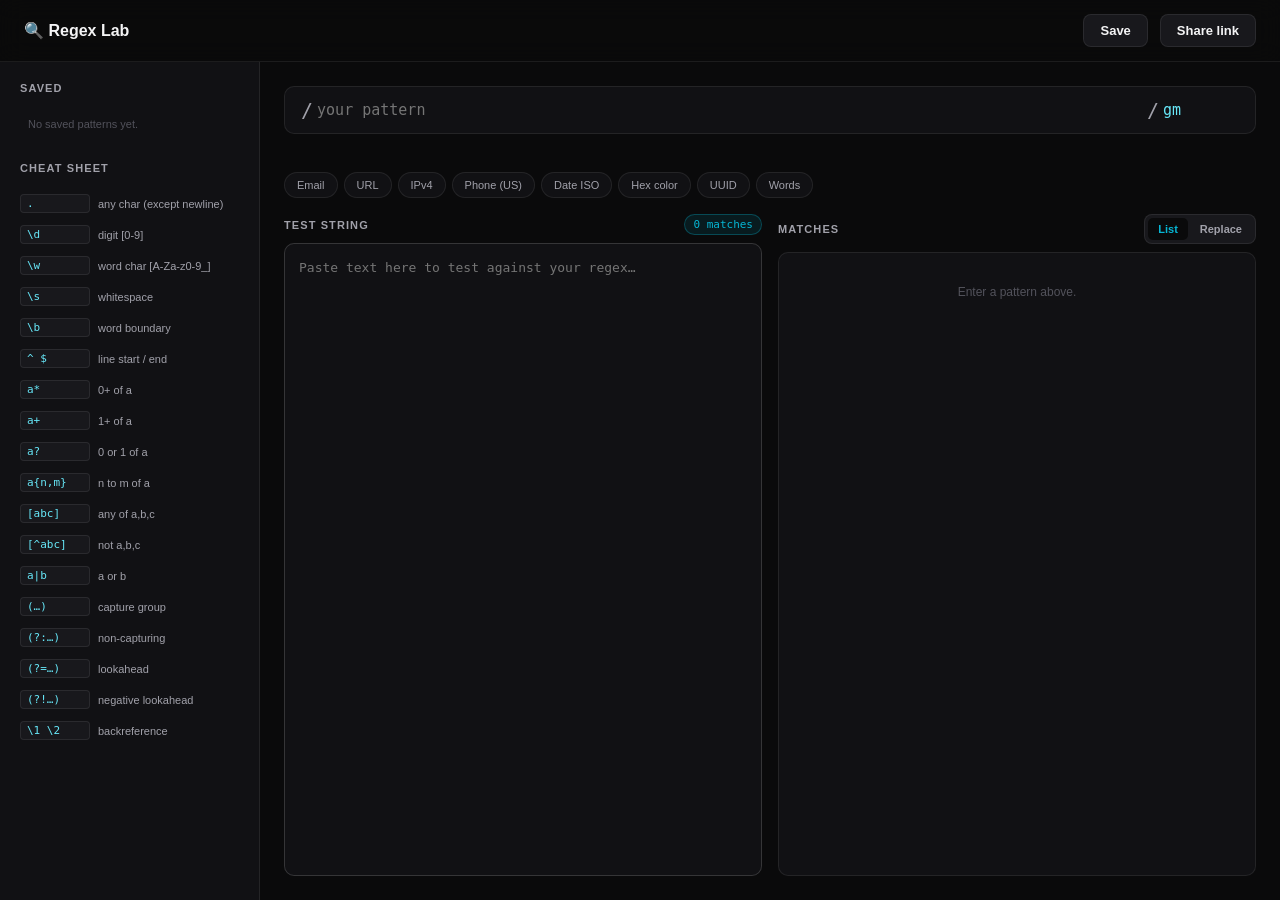
<file: index.html>
<!DOCTYPE html>
<html lang="en">
<head>
<meta charset="UTF-8"><meta name="viewport" content="width=device-width,initial-scale=1">
<title>Regex Lab — live regex tester</title>
<link rel="stylesheet" href="style.css">
<link rel="icon" href="data:image/svg+xml,<svg xmlns=%22http://www.w3.org/2000/svg%22 viewBox=%220 0 100 100%22><text y=%22.9em%22 font-size=%2290%22>🔍</text></svg>">
</head>
<body>
<header>
  <div class="brand">🔍 <strong>Regex Lab</strong></div>
  <div class="spacer"></div>
  <button id="save-btn" class="btn">Save</button>
  <button id="share-btn" class="btn">Share link</button>
</header>
<main>
  <aside class="sidebar">
    <h3>Saved</h3>
    <div id="saved-list" class="saved-list"></div>
    <h3>Cheat sheet</h3>
    <div class="cheat">
      <div class="row"><code>.</code><span>any char (except newline)</span></div>
      <div class="row"><code>\d</code><span>digit [0-9]</span></div>
      <div class="row"><code>\w</code><span>word char [A-Za-z0-9_]</span></div>
      <div class="row"><code>\s</code><span>whitespace</span></div>
      <div class="row"><code>\b</code><span>word boundary</span></div>
      <div class="row"><code>^ $</code><span>line start / end</span></div>
      <div class="row"><code>a*</code><span>0+ of a</span></div>
      <div class="row"><code>a+</code><span>1+ of a</span></div>
      <div class="row"><code>a?</code><span>0 or 1 of a</span></div>
      <div class="row"><code>a{n,m}</code><span>n to m of a</span></div>
      <div class="row"><code>[abc]</code><span>any of a,b,c</span></div>
      <div class="row"><code>[^abc]</code><span>not a,b,c</span></div>
      <div class="row"><code>a|b</code><span>a or b</span></div>
      <div class="row"><code>(…)</code><span>capture group</span></div>
      <div class="row"><code>(?:…)</code><span>non-capturing</span></div>
      <div class="row"><code>(?=…)</code><span>lookahead</span></div>
      <div class="row"><code>(?!…)</code><span>negative lookahead</span></div>
      <div class="row"><code>\1 \2</code><span>backreference</span></div>
    </div>
  </aside>
  <div class="workspace">
    <div class="row-top">
      <div class="regex-input">
        <span class="slash">/</span>
        <input id="pattern" placeholder="your pattern" spellcheck="false" autocomplete="off">
        <span class="slash">/</span>
        <input id="flags" placeholder="flags" maxlength="7" value="gm" spellcheck="false">
      </div>
      <div id="error" class="error"></div>
    </div>
    <div class="presets">
      <button class="preset" data-p="email"><span>Email</span></button>
      <button class="preset" data-p="url"><span>URL</span></button>
      <button class="preset" data-p="ipv4"><span>IPv4</span></button>
      <button class="preset" data-p="phone"><span>Phone (US)</span></button>
      <button class="preset" data-p="date"><span>Date ISO</span></button>
      <button class="preset" data-p="hex"><span>Hex color</span></button>
      <button class="preset" data-p="uuid"><span>UUID</span></button>
      <button class="preset" data-p="word"><span>Words</span></button>
    </div>
    <div class="sections">
      <div class="section">
        <div class="section-head">
          <h3>Test string</h3>
          <span id="match-count" class="match-count">0 matches</span>
        </div>
        <div class="text-wrap">
          <div id="highlight" class="highlight"></div>
          <textarea id="input" spellcheck="false" placeholder="Paste text here to test against your regex…"></textarea>
        </div>
      </div>
      <div class="section">
        <div class="section-head">
          <h3>Matches</h3>
          <div class="tabs">
            <button class="tab active" data-tab="list">List</button>
            <button class="tab" data-tab="replace">Replace</button>
          </div>
        </div>
        <div id="tab-list" class="tab-panel active">
          <div id="matches" class="match-list"></div>
        </div>
        <div id="tab-replace" class="tab-panel">
          <input id="replacement" placeholder="Replacement (use $1, $2… for groups)">
          <pre id="replace-output" class="replace-output"></pre>
        </div>
      </div>
    </div>
  </div>
</main>
<script src="app.js"></script>
</body>
</html>
</file>
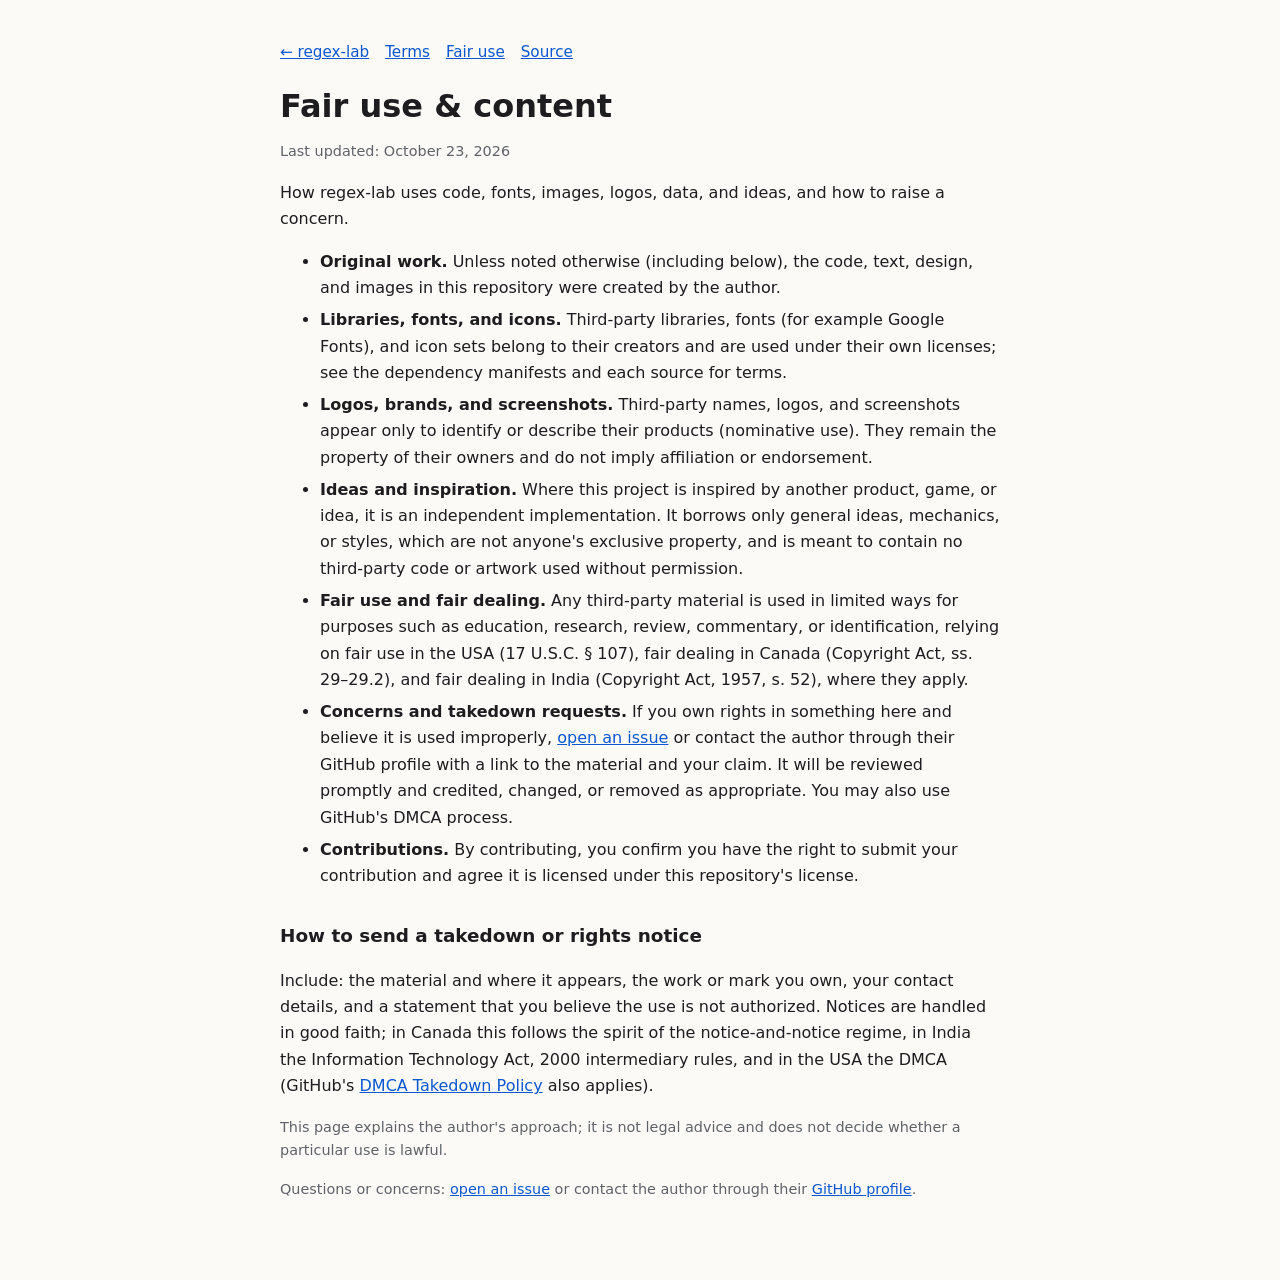
<file: fair-use.html>
<!doctype html>
<html lang="en">
<head>
<meta charset="utf-8">
<meta name="viewport" content="width=device-width, initial-scale=1">
<title>Fair use &amp; content · regex-lab</title>
<meta name="robots" content="index,follow">
<style>:root{--bg:#fbfaf7;--fg:#1d1d1f;--muted:#5f6368;--line:#e3e1dc;--link:#0b57d0;color-scheme:light dark}
@media (prefers-color-scheme:dark){:root{--bg:#121214;--fg:#ececf0;--muted:#a3a3ad;--line:#2b2b31;--link:#8ab4f8}}
*{box-sizing:border-box}body{margin:0;background:var(--bg);color:var(--fg);font:16px/1.65 system-ui,-apple-system,"Segoe UI",Roboto,sans-serif}
main{max-width:760px;margin:0 auto;padding:40px 20px 64px}h1{font-size:2rem;line-height:1.2;margin:.2rem 0}h2{font-size:1.15rem;margin:2rem 0 .4rem}
a{color:var(--link)}.muted{color:var(--muted);font-size:.9rem}.box{border:1px solid var(--line);border-radius:12px;padding:.2rem 1.1rem;margin:1.4rem 0}
nav{display:flex;gap:1rem;flex-wrap:wrap;font-size:.95rem;margin-bottom:1.4rem}li{margin:.35rem 0}.caps{font-size:.92rem}</style>
</head>
<body>
<main>
<nav><a href="./">← regex-lab</a><a href="terms.html">Terms</a><a href="fair-use.html">Fair use</a><a href="https://github.com/Sanjays2402/regex-lab">Source</a></nav>
<h1>Fair use &amp; content</h1>
<p class="muted">Last updated: October 23, 2026</p>
<p>How regex-lab uses code, fonts, images, logos, data, and ideas, and how to raise a concern.</p>
<ul>
<li><strong>Original work.</strong> Unless noted otherwise (including below), the code, text, design, and images in this repository were created by the author.</li>
<li><strong>Libraries, fonts, and icons.</strong> Third-party libraries, fonts (for example Google Fonts), and icon sets belong to their creators and are used under their own licenses; see the dependency manifests and each source for terms.</li>
<li><strong>Logos, brands, and screenshots.</strong> Third-party names, logos, and screenshots appear only to identify or describe their products (nominative use). They remain the property of their owners and do not imply affiliation or endorsement.</li>
<li><strong>Ideas and inspiration.</strong> Where this project is inspired by another product, game, or idea, it is an independent implementation. It borrows only general ideas, mechanics, or styles, which are not anyone's exclusive property, and is meant to contain no third-party code or artwork used without permission.</li>
<li><strong>Fair use and fair dealing.</strong> Any third-party material is used in limited ways for purposes such as education, research, review, commentary, or identification, relying on fair use in the USA (17 U.S.C. § 107), fair dealing in Canada (Copyright Act, ss. 29–29.2), and fair dealing in India (Copyright Act, 1957, s. 52), where they apply.</li>
<li><strong>Concerns and takedown requests.</strong> If you own rights in something here and believe it is used improperly, <a href="https://github.com/Sanjays2402/regex-lab/issues">open an issue</a> or contact the author through their GitHub profile with a link to the material and your claim. It will be reviewed promptly and credited, changed, or removed as appropriate. You may also use GitHub's DMCA process.</li>
<li><strong>Contributions.</strong> By contributing, you confirm you have the right to submit your contribution and agree it is licensed under this repository's license.</li>
</ul>
<h2>How to send a takedown or rights notice</h2>
<p>Include: the material and where it appears, the work or mark you own, your contact details, and a statement that you believe the use is not authorized. Notices are handled in good faith; in Canada this follows the spirit of the notice-and-notice regime, in India the Information Technology Act, 2000 intermediary rules, and in the USA the DMCA (GitHub's <a href="https://docs.github.com/site-policy/content-removal-policies/dmca-takedown-policy">DMCA Takedown Policy</a> also applies).</p>
<p class="muted">This page explains the author's approach; it is not legal advice and does not decide whether a particular use is lawful.</p>
<p class="muted">Questions or concerns: <a href="https://github.com/Sanjays2402/regex-lab/issues">open an issue</a> or contact the author through their <a href="https://github.com/Sanjays2402">GitHub profile</a>.</p>
</main>
</body>
</html>
</file>
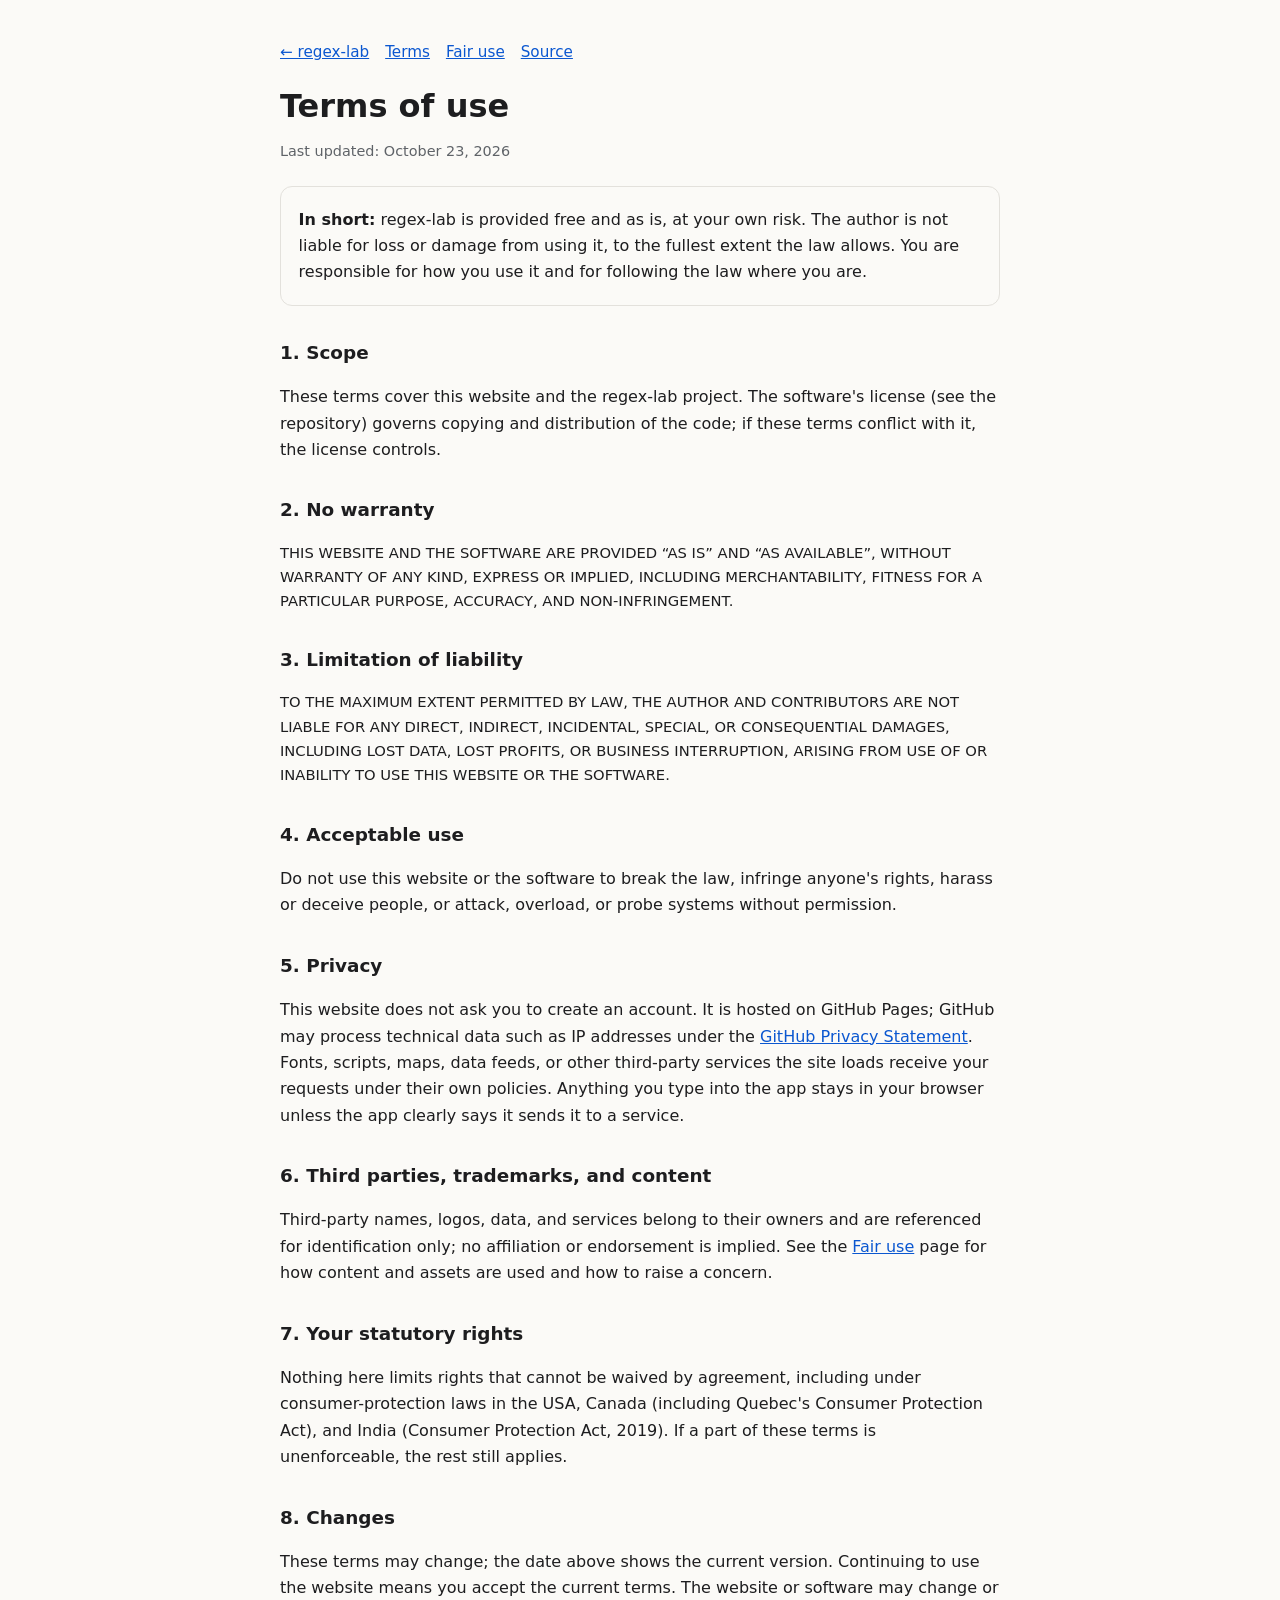
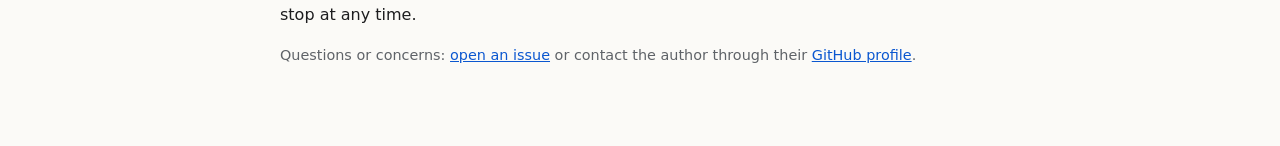
<file: terms.html>
<!doctype html>
<html lang="en">
<head>
<meta charset="utf-8">
<meta name="viewport" content="width=device-width, initial-scale=1">
<title>Terms of use · regex-lab</title>
<meta name="robots" content="index,follow">
<style>:root{--bg:#fbfaf7;--fg:#1d1d1f;--muted:#5f6368;--line:#e3e1dc;--link:#0b57d0;color-scheme:light dark}
@media (prefers-color-scheme:dark){:root{--bg:#121214;--fg:#ececf0;--muted:#a3a3ad;--line:#2b2b31;--link:#8ab4f8}}
*{box-sizing:border-box}body{margin:0;background:var(--bg);color:var(--fg);font:16px/1.65 system-ui,-apple-system,"Segoe UI",Roboto,sans-serif}
main{max-width:760px;margin:0 auto;padding:40px 20px 64px}h1{font-size:2rem;line-height:1.2;margin:.2rem 0}h2{font-size:1.15rem;margin:2rem 0 .4rem}
a{color:var(--link)}.muted{color:var(--muted);font-size:.9rem}.box{border:1px solid var(--line);border-radius:12px;padding:.2rem 1.1rem;margin:1.4rem 0}
nav{display:flex;gap:1rem;flex-wrap:wrap;font-size:.95rem;margin-bottom:1.4rem}li{margin:.35rem 0}.caps{font-size:.92rem}</style>
</head>
<body>
<main>
<nav><a href="./">← regex-lab</a><a href="terms.html">Terms</a><a href="fair-use.html">Fair use</a><a href="https://github.com/Sanjays2402/regex-lab">Source</a></nav>
<h1>Terms of use</h1>
<p class="muted">Last updated: October 23, 2026</p>
<div class="box"><p><strong>In short:</strong> regex-lab is provided free and as is, at your own risk. The author is not liable for loss or damage from using it, to the fullest extent the law allows. You are responsible for how you use it and for following the law where you are.</p></div>
<h2>1. Scope</h2>
<p>These terms cover this website and the regex-lab project. The software's license (see the repository) governs copying and distribution of the code; if these terms conflict with it, the license controls.</p>
<h2>2. No warranty</h2>
<p class="caps">THIS WEBSITE AND THE SOFTWARE ARE PROVIDED &ldquo;AS IS&rdquo; AND &ldquo;AS AVAILABLE&rdquo;, WITHOUT WARRANTY OF ANY KIND, EXPRESS OR IMPLIED, INCLUDING MERCHANTABILITY, FITNESS FOR A PARTICULAR PURPOSE, ACCURACY, AND NON-INFRINGEMENT.</p>
<h2>3. Limitation of liability</h2>
<p class="caps">TO THE MAXIMUM EXTENT PERMITTED BY LAW, THE AUTHOR AND CONTRIBUTORS ARE NOT LIABLE FOR ANY DIRECT, INDIRECT, INCIDENTAL, SPECIAL, OR CONSEQUENTIAL DAMAGES, INCLUDING LOST DATA, LOST PROFITS, OR BUSINESS INTERRUPTION, ARISING FROM USE OF OR INABILITY TO USE THIS WEBSITE OR THE SOFTWARE.</p>

<h2>4. Acceptable use</h2>
<p>Do not use this website or the software to break the law, infringe anyone's rights, harass or deceive people, or attack, overload, or probe systems without permission.</p>
<h2>5. Privacy</h2>
<p>This website does not ask you to create an account. It is hosted on GitHub Pages; GitHub may process technical data such as IP addresses under the <a href="https://docs.github.com/site-policy/privacy-policies/github-general-privacy-statement">GitHub Privacy Statement</a>. Fonts, scripts, maps, data feeds, or other third-party services the site loads receive your requests under their own policies. Anything you type into the app stays in your browser unless the app clearly says it sends it to a service.</p>
<h2>6. Third parties, trademarks, and content</h2>
<p>Third-party names, logos, data, and services belong to their owners and are referenced for identification only; no affiliation or endorsement is implied. See the <a href="fair-use.html">Fair use</a> page for how content and assets are used and how to raise a concern.</p>
<h2>7. Your statutory rights</h2>
<p>Nothing here limits rights that cannot be waived by agreement, including under consumer-protection laws in the USA, Canada (including Quebec's Consumer Protection Act), and India (Consumer Protection Act, 2019). If a part of these terms is unenforceable, the rest still applies.</p>
<h2>8. Changes</h2>
<p>These terms may change; the date above shows the current version. Continuing to use the website means you accept the current terms. The website or software may change or stop at any time.</p>
<p class="muted">Questions or concerns: <a href="https://github.com/Sanjays2402/regex-lab/issues">open an issue</a> or contact the author through their <a href="https://github.com/Sanjays2402">GitHub profile</a>.</p>
</main>
</body>
</html>
</file>
<file: style.css>
*{box-sizing:border-box;margin:0;padding:0}
:root{
  --bg:#0a0a0b;--bg2:#111114;--bg3:#18181c;
  --border:rgba(255,255,255,.08);--border2:rgba(255,255,255,.16);
  --text:#f4f4f5;--dim:#a1a1aa;--dimmer:#52525b;
  --accent:#06b6d4;--accent2:#67e8f9;
  --match:rgba(6,182,212,.35);
  --error:#ef4444;
}
html,body{background:var(--bg);color:var(--text);font-family:-apple-system,'Inter',sans-serif;height:100vh;overflow:hidden;-webkit-font-smoothing:antialiased}
body{display:flex;flex-direction:column}
header{display:flex;align-items:center;gap:12px;padding:14px 24px;border-bottom:1px solid var(--border);background:rgba(10,10,11,.7);backdrop-filter:blur(12px)}
.brand{font-size:16px}
.spacer{flex:1}
.btn{background:var(--bg3);border:1px solid var(--border);color:var(--text);padding:8px 16px;border-radius:8px;font-size:13px;font-weight:600;cursor:pointer;font-family:inherit;transition:.15s}
.btn:hover{border-color:var(--border2)}

main{flex:1;display:grid;grid-template-columns:260px 1fr;overflow:hidden}
.sidebar{background:var(--bg2);border-right:1px solid var(--border);padding:20px;overflow-y:auto;display:flex;flex-direction:column;gap:16px}
.sidebar h3{font-size:11px;color:var(--dim);text-transform:uppercase;letter-spacing:.1em;font-weight:700;margin-top:8px}
.sidebar h3:first-child{margin-top:0}
.saved-list{display:flex;flex-direction:column;gap:4px}
.saved-item{padding:8px 10px;background:var(--bg3);border:1px solid var(--border);border-radius:6px;font-size:12px;font-family:'SF Mono',monospace;color:var(--dim);cursor:pointer;transition:.1s;display:flex;justify-content:space-between;align-items:center;gap:8px;overflow:hidden}
.saved-item:hover{color:var(--text);border-color:var(--border2)}
.saved-item .p{overflow:hidden;text-overflow:ellipsis;white-space:nowrap;flex:1}
.saved-item .rm{color:var(--dimmer);background:transparent;border:0;cursor:pointer;font-size:14px;padding:0;line-height:1}
.saved-item .rm:hover{color:var(--error)}
.saved-empty{font-size:11px;color:var(--dimmer);padding:8px}

.cheat{display:flex;flex-direction:column;gap:4px;font-size:11px}
.cheat .row{display:grid;grid-template-columns:70px 1fr;gap:8px;align-items:center;padding:4px 0}
.cheat code{background:var(--bg3);border:1px solid var(--border);padding:2px 6px;border-radius:4px;font-family:'SF Mono',monospace;color:var(--accent2);font-size:11px}
.cheat span{color:var(--dim)}

.workspace{padding:24px;overflow-y:auto;display:flex;flex-direction:column;gap:16px}
.row-top{display:flex;flex-direction:column;gap:8px}
.regex-input{display:flex;align-items:center;background:var(--bg2);border:1px solid var(--border);border-radius:10px;padding:0 12px;transition:.15s}
.regex-input:focus-within{border-color:var(--accent)}
.regex-input.error{border-color:var(--error)}
.slash{color:var(--dim);font-family:'SF Mono',monospace;font-size:20px;padding:0 4px}
.regex-input input{background:transparent;border:0;color:var(--text);padding:14px 0;font-size:15px;font-family:'SF Mono',ui-monospace,monospace;outline:none;width:100%}
#flags{max-width:80px;color:var(--accent2)}
.error{color:var(--error);font-size:12px;font-family:'SF Mono',monospace;min-height:14px}

.presets{display:flex;gap:6px;flex-wrap:wrap}
.preset{background:var(--bg2);border:1px solid var(--border);color:var(--dim);padding:6px 12px;border-radius:999px;font-size:11px;cursor:pointer;font-family:inherit;transition:.15s}
.preset:hover{color:var(--text);border-color:var(--border2)}

.sections{display:grid;grid-template-columns:1fr 1fr;gap:16px;flex:1;min-height:0}
@media(max-width:900px){.sections{grid-template-columns:1fr}}
.section{display:flex;flex-direction:column;gap:8px;min-height:0}
.section-head{display:flex;justify-content:space-between;align-items:center}
.section-head h3{font-size:11px;color:var(--dim);text-transform:uppercase;letter-spacing:.1em;font-weight:700}
.match-count{font-size:11px;color:var(--accent);font-family:'SF Mono',monospace;background:rgba(6,182,212,.1);padding:3px 8px;border-radius:999px;border:1px solid rgba(6,182,212,.3)}

.text-wrap{position:relative;flex:1;min-height:240px}
textarea,.highlight{position:absolute;inset:0;font-family:'SF Mono',ui-monospace,monospace;font-size:13px;line-height:1.6;padding:14px;border-radius:10px;border:1px solid var(--border);background:var(--bg2);white-space:pre-wrap;word-break:break-word;overflow-y:auto}
textarea{color:transparent;caret-color:var(--text);resize:none;outline:none;z-index:2;background:transparent}
.highlight{color:var(--text);z-index:1;pointer-events:none}
.highlight mark{background:var(--match);color:var(--text);border-radius:2px;padding:0 1px;border-bottom:1px solid var(--accent)}

.tabs{display:flex;gap:2px;background:var(--bg3);padding:3px;border-radius:8px;border:1px solid var(--border)}
.tab{background:transparent;border:0;color:var(--dim);padding:5px 10px;border-radius:5px;font-size:11px;font-weight:600;cursor:pointer;font-family:inherit;transition:.15s}
.tab:hover{color:var(--text)}
.tab.active{background:var(--bg);color:var(--accent)}
.tab-panel{display:none;flex:1;min-height:0}
.tab-panel.active{display:flex;flex-direction:column;gap:8px}

.match-list{flex:1;overflow-y:auto;background:var(--bg2);border:1px solid var(--border);border-radius:10px;padding:8px;display:flex;flex-direction:column;gap:4px;min-height:240px}
.match{padding:8px 10px;background:var(--bg3);border:1px solid var(--border);border-radius:6px;font-family:'SF Mono',monospace;font-size:12px;display:flex;flex-direction:column;gap:4px}
.match .idx{font-size:10px;color:var(--dim)}
.match .text{color:var(--accent2);word-break:break-all}
.match .groups{display:flex;flex-direction:column;gap:2px;margin-top:4px;padding-top:4px;border-top:1px dashed var(--border)}
.match .group{font-size:11px;color:var(--dim)}
.match .group b{color:var(--text);margin-right:6px}
.match-empty{text-align:center;color:var(--dimmer);font-size:12px;padding:24px}

#replacement{background:var(--bg2);border:1px solid var(--border);color:var(--text);padding:12px 14px;border-radius:10px;font-family:'SF Mono',monospace;font-size:13px;outline:none;flex-shrink:0}
#replacement:focus{border-color:var(--accent)}
.replace-output{flex:1;background:var(--bg2);border:1px solid var(--border);border-radius:10px;padding:14px;font-family:'SF Mono',monospace;font-size:13px;line-height:1.6;overflow-y:auto;white-space:pre-wrap;word-break:break-word;min-height:240px}
</file>
